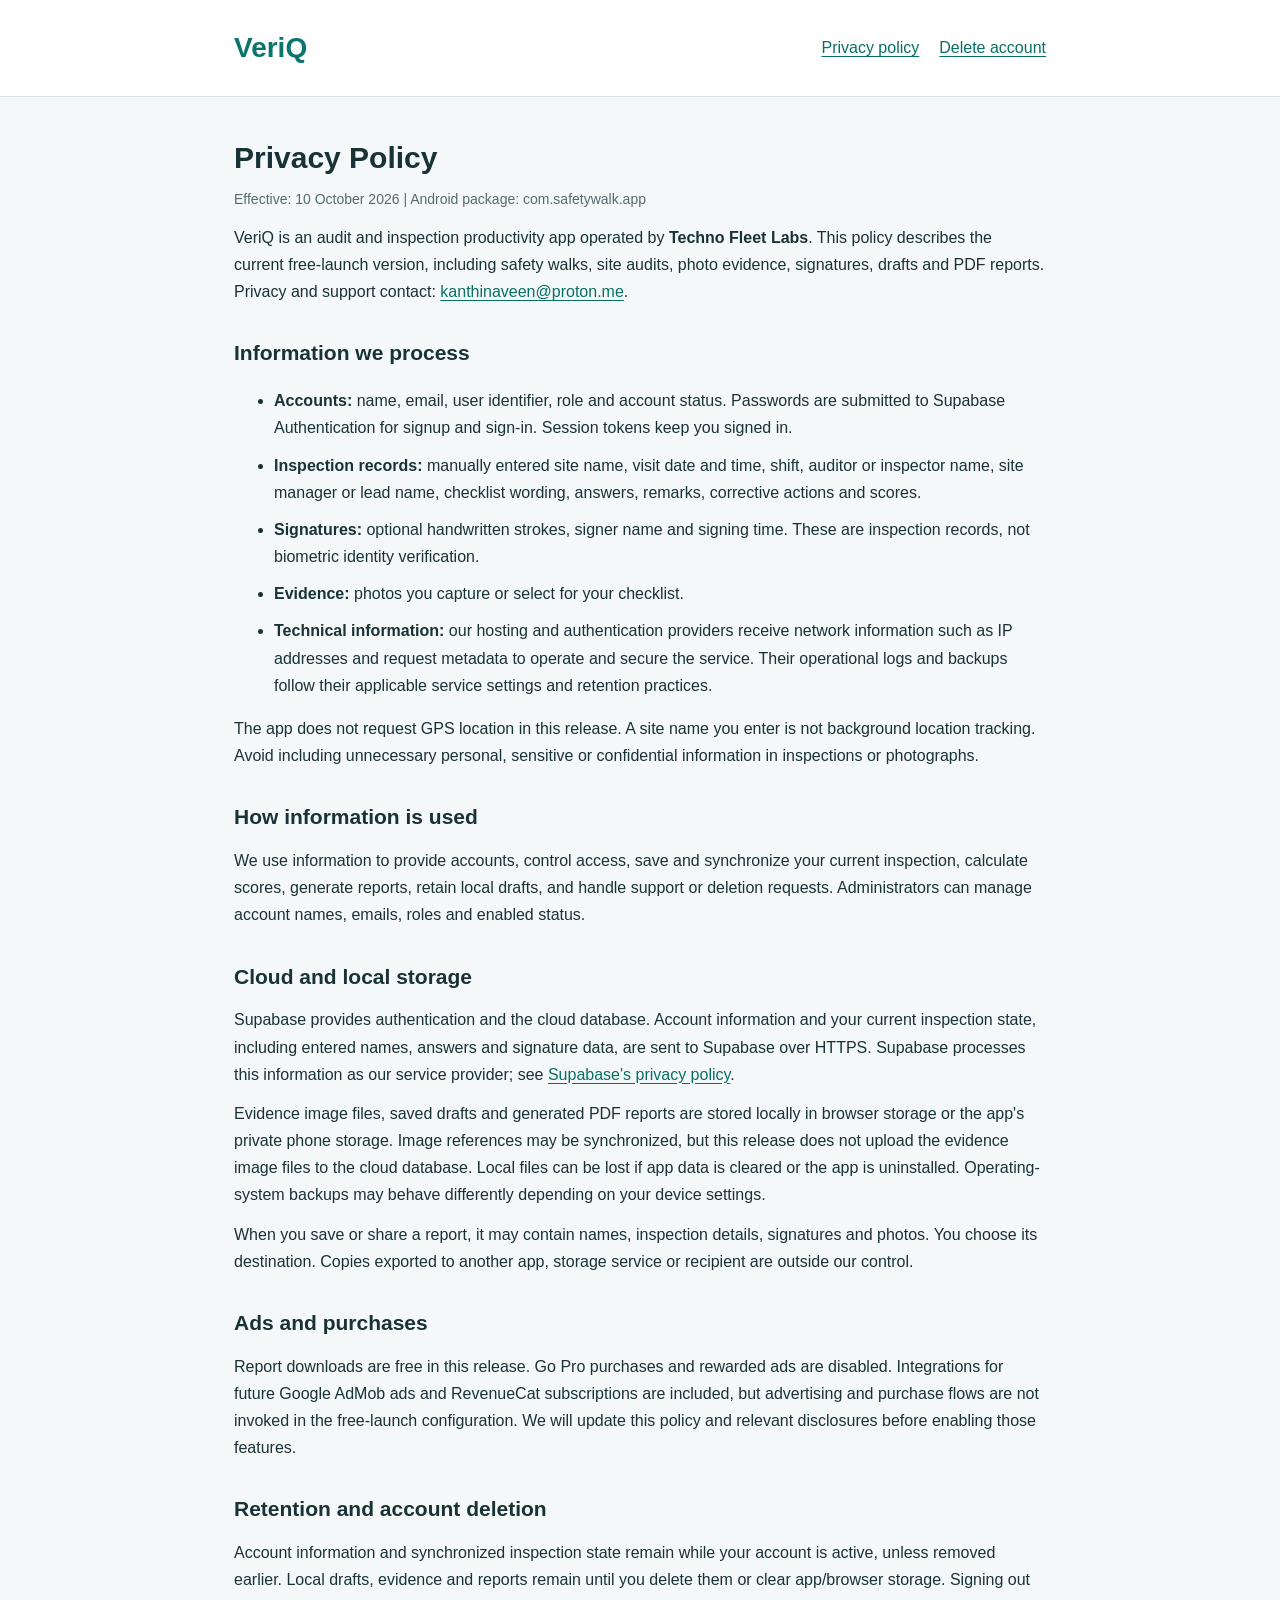
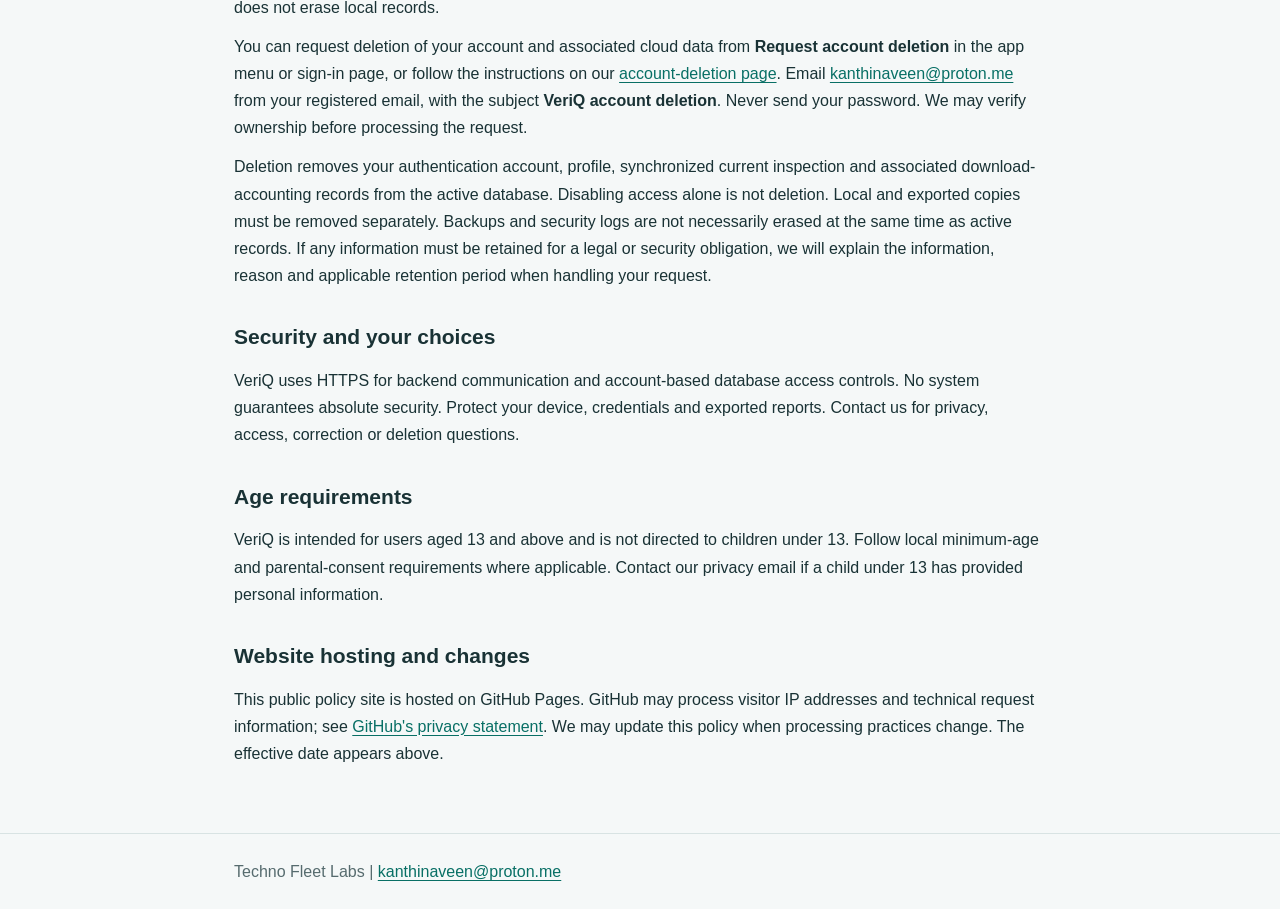
<file: index.html>
<!doctype html>
<html lang="en"><head><meta charset="utf-8"><meta name="viewport" content="width=device-width, initial-scale=1"><title>VeriQ Privacy Policy | Techno Fleet Labs</title><link rel="stylesheet" href="style.css"></head>
<body><header><div class="wrap"><a class="brand" href="index.html">VeriQ</a><nav aria-label="Privacy navigation"><a href="index.html" aria-current="page">Privacy policy</a><a href="delete-account.html">Delete account</a></nav></div></header>
<main class="wrap"><h1>Privacy Policy</h1><p class="meta">Effective: 10 October 2026 | Android package: com.safetywalk.app</p>
<p>VeriQ is an audit and inspection productivity app operated by <strong>Techno Fleet Labs</strong>. This policy describes the current free-launch version, including safety walks, site audits, photo evidence, signatures, drafts and PDF reports. Privacy and support contact: <a href="mailto:kanthinaveen@proton.me">kanthinaveen@proton.me</a>.</p>
<h2>Information we process</h2><ul>
<li><strong>Accounts:</strong> name, email, user identifier, role and account status. Passwords are submitted to Supabase Authentication for signup and sign-in. Session tokens keep you signed in.</li>
<li><strong>Inspection records:</strong> manually entered site name, visit date and time, shift, auditor or inspector name, site manager or lead name, checklist wording, answers, remarks, corrective actions and scores.</li>
<li><strong>Signatures:</strong> optional handwritten strokes, signer name and signing time. These are inspection records, not biometric identity verification.</li>
<li><strong>Evidence:</strong> photos you capture or select for your checklist.</li>
<li><strong>Technical information:</strong> our hosting and authentication providers receive network information such as IP addresses and request metadata to operate and secure the service. Their operational logs and backups follow their applicable service settings and retention practices.</li></ul>
<p>The app does not request GPS location in this release. A site name you enter is not background location tracking. Avoid including unnecessary personal, sensitive or confidential information in inspections or photographs.</p>
<h2>How information is used</h2><p>We use information to provide accounts, control access, save and synchronize your current inspection, calculate scores, generate reports, retain local drafts, and handle support or deletion requests. Administrators can manage account names, emails, roles and enabled status.</p>
<h2>Cloud and local storage</h2><p>Supabase provides authentication and the cloud database. Account information and your current inspection state, including entered names, answers and signature data, are sent to Supabase over HTTPS. Supabase processes this information as our service provider; see <a href="https://supabase.com/privacy">Supabase's privacy policy</a>.</p>
<p>Evidence image files, saved drafts and generated PDF reports are stored locally in browser storage or the app's private phone storage. Image references may be synchronized, but this release does not upload the evidence image files to the cloud database. Local files can be lost if app data is cleared or the app is uninstalled. Operating-system backups may behave differently depending on your device settings.</p>
<p>When you save or share a report, it may contain names, inspection details, signatures and photos. You choose its destination. Copies exported to another app, storage service or recipient are outside our control.</p>
<h2>Ads and purchases</h2><p>Report downloads are free in this release. Go Pro purchases and rewarded ads are disabled. Integrations for future Google AdMob ads and RevenueCat subscriptions are included, but advertising and purchase flows are not invoked in the free-launch configuration. We will update this policy and relevant disclosures before enabling those features.</p>
<h2>Retention and account deletion</h2><p>Account information and synchronized inspection state remain while your account is active, unless removed earlier. Local drafts, evidence and reports remain until you delete them or clear app/browser storage. Signing out does not erase local records.</p>
<p>You can request deletion of your account and associated cloud data from <strong>Request account deletion</strong> in the app menu or sign-in page, or follow the instructions on our <a href="delete-account.html">account-deletion page</a>. Email <a href="mailto:kanthinaveen@proton.me?subject=VeriQ%20account%20deletion">kanthinaveen@proton.me</a> from your registered email, with the subject <strong>VeriQ account deletion</strong>. Never send your password. We may verify ownership before processing the request.</p>
<p>Deletion removes your authentication account, profile, synchronized current inspection and associated download-accounting records from the active database. Disabling access alone is not deletion. Local and exported copies must be removed separately. Backups and security logs are not necessarily erased at the same time as active records. If any information must be retained for a legal or security obligation, we will explain the information, reason and applicable retention period when handling your request.</p>
<h2>Security and your choices</h2><p>VeriQ uses HTTPS for backend communication and account-based database access controls. No system guarantees absolute security. Protect your device, credentials and exported reports. Contact us for privacy, access, correction or deletion questions.</p>
<h2>Age requirements</h2><p>VeriQ is intended for users aged 13 and above and is not directed to children under 13. Follow local minimum-age and parental-consent requirements where applicable. Contact our privacy email if a child under 13 has provided personal information.</p>
<h2>Website hosting and changes</h2><p>This public policy site is hosted on GitHub Pages. GitHub may process visitor IP addresses and technical request information; see <a href="https://docs.github.com/en/site-policy/privacy-policies/github-general-privacy-statement">GitHub's privacy statement</a>. We may update this policy when processing practices change. The effective date appears above.</p>
</main><footer><div class="wrap">Techno Fleet Labs | <a href="mailto:kanthinaveen@proton.me">kanthinaveen@proton.me</a></div></footer></body></html>
</file>
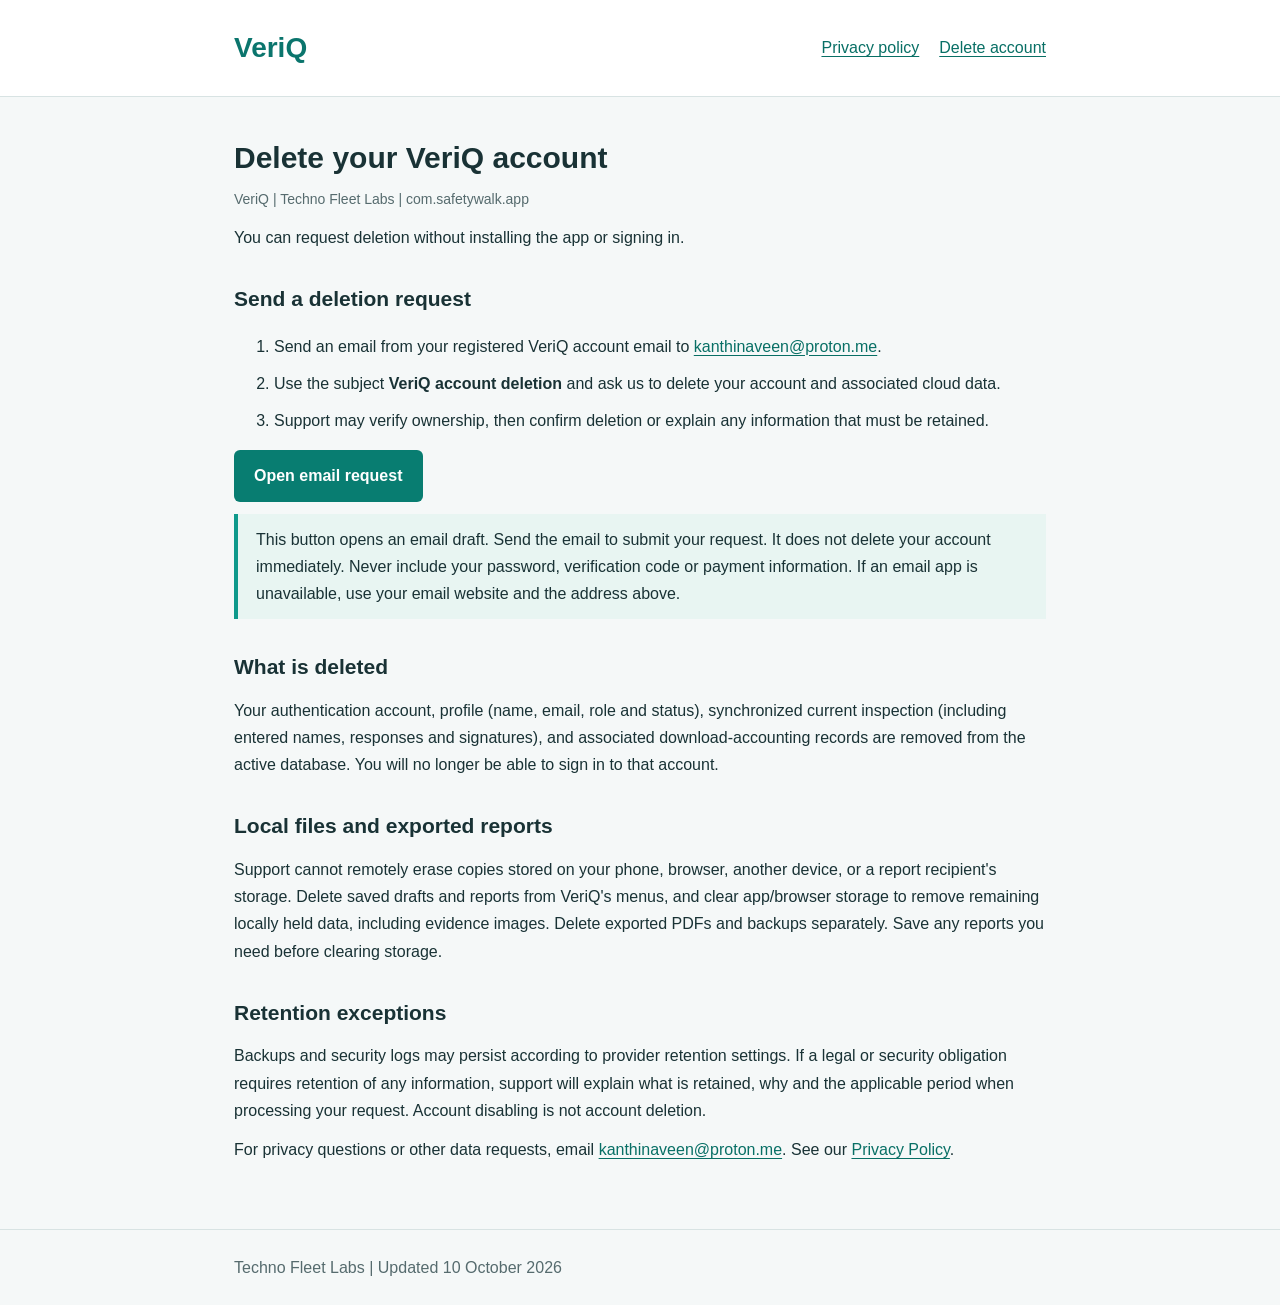
<file: delete-account.html>
<!doctype html>
<html lang="en"><head><meta charset="utf-8"><meta name="viewport" content="width=device-width, initial-scale=1"><title>Delete your VeriQ account | Techno Fleet Labs</title><link rel="stylesheet" href="style.css"></head>
<body><header><div class="wrap"><a class="brand" href="index.html">VeriQ</a><nav aria-label="Privacy navigation"><a href="index.html">Privacy policy</a><a href="delete-account.html" aria-current="page">Delete account</a></nav></div></header>
<main class="wrap"><h1>Delete your VeriQ account</h1><p class="meta">VeriQ | Techno Fleet Labs | com.safetywalk.app</p>
<p>You can request deletion without installing the app or signing in.</p>
<h2>Send a deletion request</h2><ol><li>Send an email from your registered VeriQ account email to <a href="mailto:kanthinaveen@proton.me">kanthinaveen@proton.me</a>.</li><li>Use the subject <strong>VeriQ account deletion</strong> and ask us to delete your account and associated cloud data.</li><li>Support may verify ownership, then confirm deletion or explain any information that must be retained.</li></ol>
<p><a class="action" href="mailto:kanthinaveen@proton.me?subject=VeriQ%20account%20deletion&amp;body=Please%20delete%20my%20VeriQ%20account%20and%20associated%20cloud%20data.%0A%0AMy%20registered%20account%20email%3A%20">Open email request</a></p>
<p class="notice">This button opens an email draft. Send the email to submit your request. It does not delete your account immediately. Never include your password, verification code or payment information. If an email app is unavailable, use your email website and the address above.</p>
<h2>What is deleted</h2><p>Your authentication account, profile (name, email, role and status), synchronized current inspection (including entered names, responses and signatures), and associated download-accounting records are removed from the active database. You will no longer be able to sign in to that account.</p>
<h2>Local files and exported reports</h2><p>Support cannot remotely erase copies stored on your phone, browser, another device, or a report recipient's storage. Delete saved drafts and reports from VeriQ's menus, and clear app/browser storage to remove remaining locally held data, including evidence images. Delete exported PDFs and backups separately. Save any reports you need before clearing storage.</p>
<h2>Retention exceptions</h2><p>Backups and security logs may persist according to provider retention settings. If a legal or security obligation requires retention of any information, support will explain what is retained, why and the applicable period when processing your request. Account disabling is not account deletion.</p>
<p>For privacy questions or other data requests, email <a href="mailto:kanthinaveen@proton.me">kanthinaveen@proton.me</a>. See our <a href="index.html">Privacy Policy</a>.</p></main>
<footer><div class="wrap">Techno Fleet Labs | Updated 10 October 2026</div></footer></body></html>
</file>
<file: style.css>
:root { color-scheme: light; font-family: Arial, sans-serif; color: #193235; background: #f5f8f8; }
* { box-sizing: border-box; }
body { margin: 0; font-size: 16px; line-height: 1.7; }
header { background: white; border-bottom: 1px solid #d8e3e3; }
.wrap { max-width: 860px; margin: auto; padding: 24px; }
header .wrap { display: flex; flex-wrap: wrap; align-items: center; justify-content: space-between; gap: 16px; }
.brand { color: #0b756d; font-size: 28px; font-weight: 700; text-decoration: none; }
nav { display: flex; flex-wrap: wrap; gap: 20px; }
a { color: #086f65; text-underline-offset: 3px; overflow-wrap: anywhere; }
h1 { font-size: 30px; line-height: 1.25; margin: 18px 0 12px; }
h2 { font-size: 21px; margin: 30px 0 8px; }
p { margin: 12px 0; }
li { margin-bottom: 10px; }
.meta { color: #566b6e; font-size: 14px; }
.notice { border-left: 4px solid #0e998b; padding: 12px 18px; background: #e8f5f2; }
.action { display: inline-block; background: #087d71; color: white; padding: 12px 20px; border-radius: 6px; font-weight: 700; text-decoration: none; }
footer { border-top: 1px solid #d8e3e3; margin-top: 30px; color: #566b6e; }
@media (max-width: 480px) { .wrap { padding: 20px; } h1 { font-size: 26px; } nav { gap: 14px; font-size: 14px; } }
</file>
